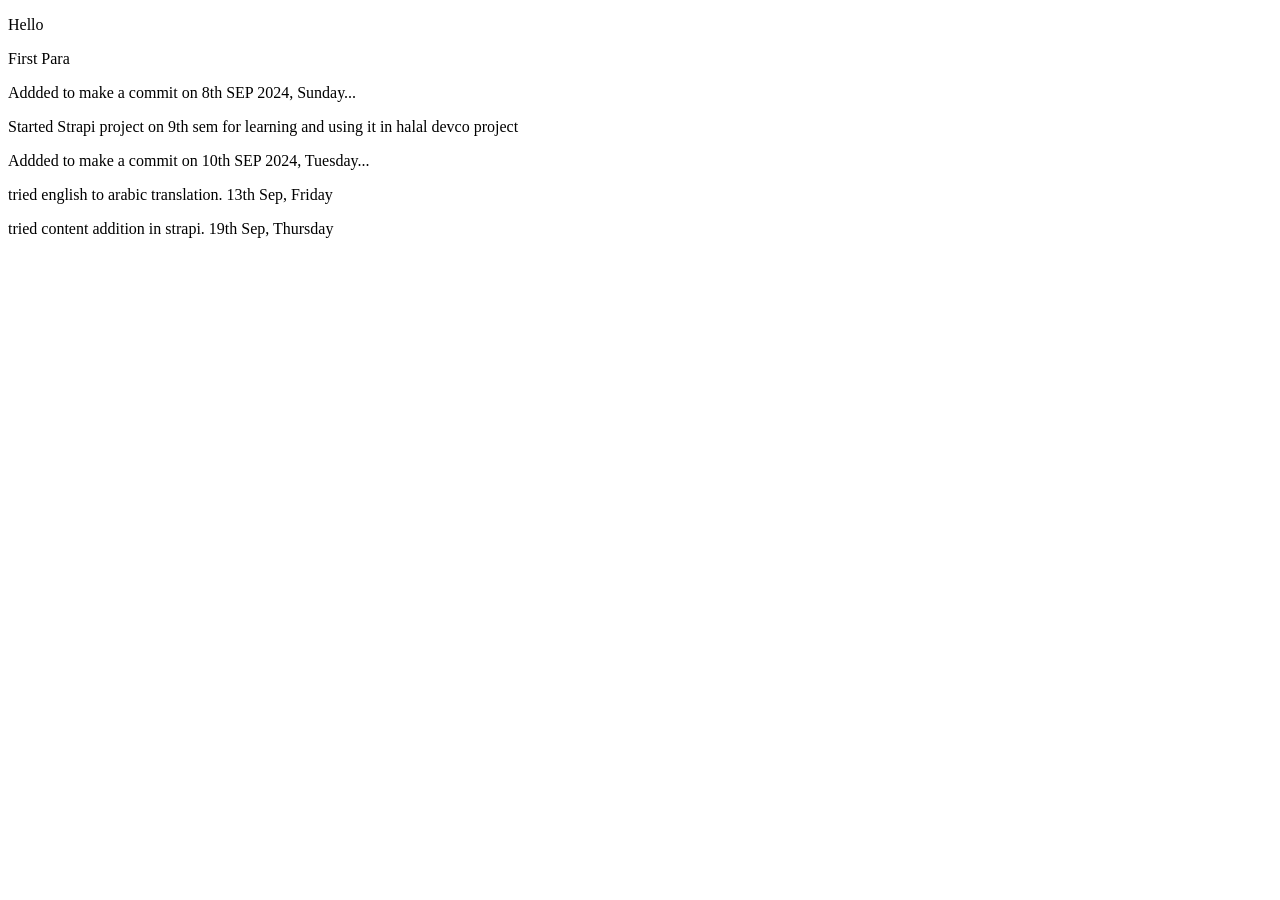
<file: One/index.htm>
<!DOCTYPE html>
<html lang="en">
<head>
    <meta charset="UTF-8">
    <meta name="viewport" content="width=device-width, initial-scale=1.0">
    <title>Document</title>
</head>
<body>
    <p>Hello</p>
    <p>First Para</p>
    <p>Addded to make a commit on 8th SEP 2024, Sunday...</p>
    <p>Started Strapi project on 9th sem for learning and using it in halal devco project</p>
    <p>Addded to make a commit on 10th SEP 2024, Tuesday...</p>
    <p>tried english to arabic translation. 13th Sep, Friday</p>
    <p>tried content addition in strapi. 19th Sep, Thursday</p>
</body>
</html>
</file>
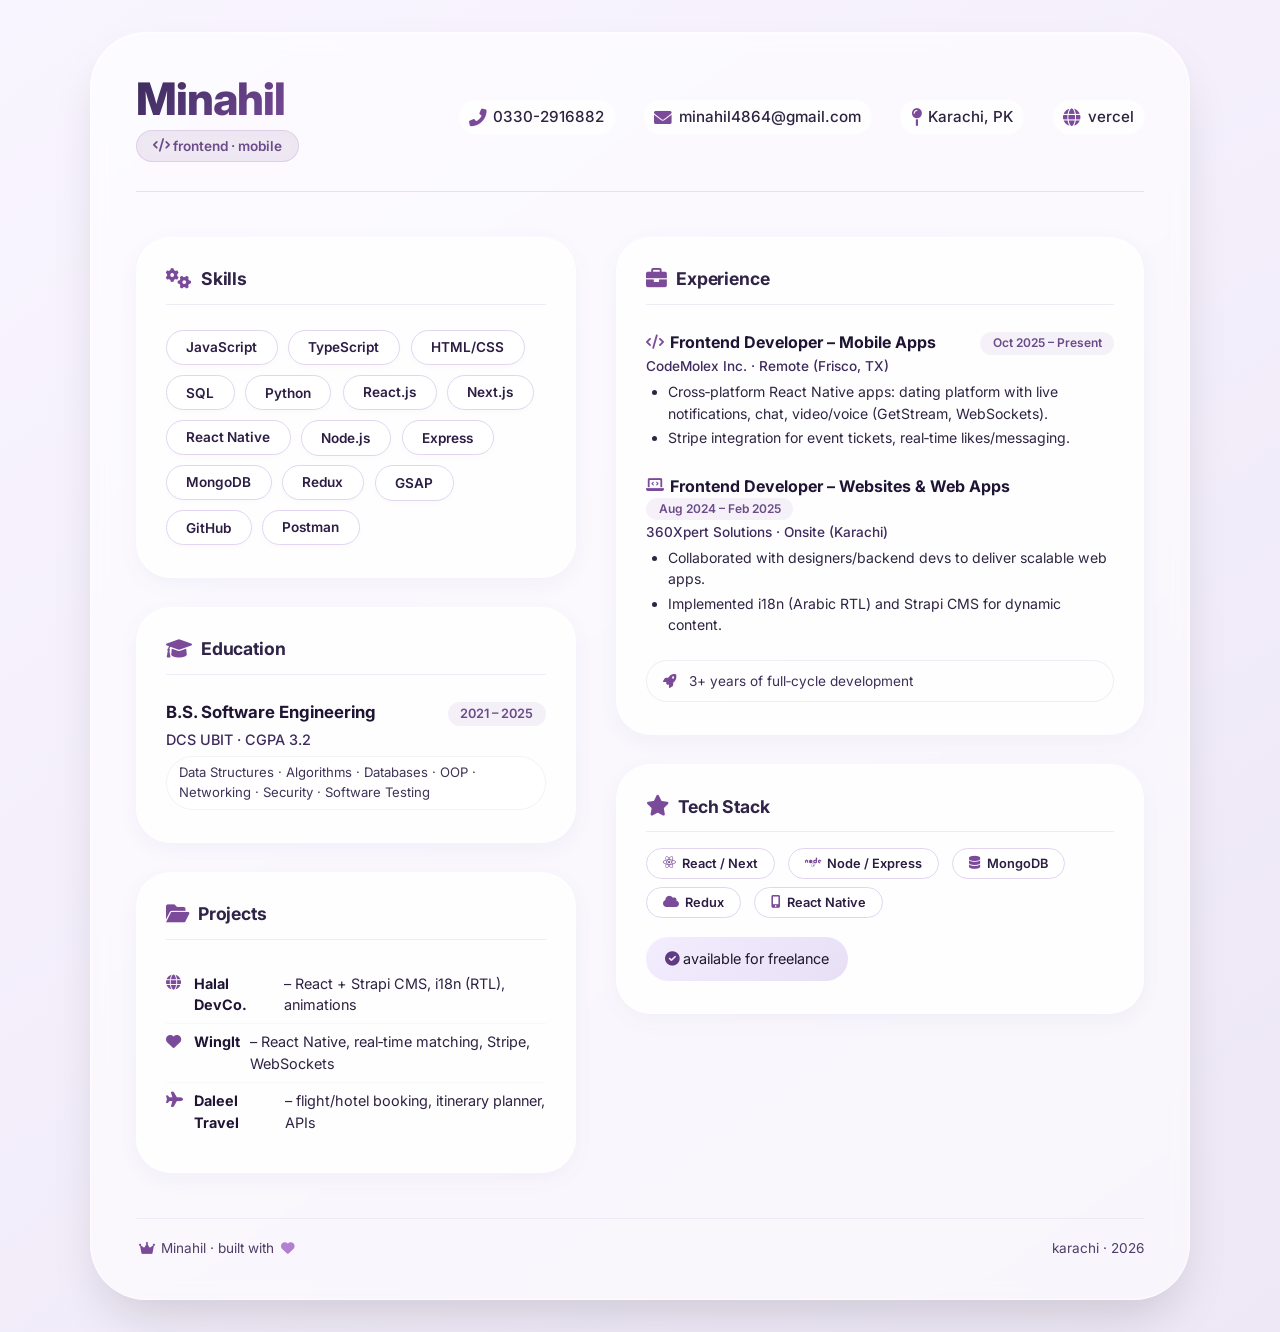
<file: Three/index.html>
<!DOCTYPE html>
<html lang="en">
<head>
  <meta charset="UTF-8" />
  <meta name="viewport" content="width=device-width, initial-scale=1.0"/>
  <title>Minahil · Portfolio</title>
  <!-- Fonts & Icons -->
  <link rel="preconnect" href="https://fonts.googleapis.com" />
  <link rel="preconnect" href="https://fonts.gstatic.com" crossorigin />
  <link href="https://fonts.googleapis.com/css2?family=Inter:opsz,wght@14..32,300;14..32,400;14..32,600;14..32,700;14..32,800&display=swap" rel="stylesheet" />
  <link rel="stylesheet" href="https://cdnjs.cloudflare.com/ajax/libs/font-awesome/6.0.0-beta3/css/all.min.css" />
  <link rel="stylesheet" href="style.css" />
</head>
<body>
  <div class="portfolio">

    <!-- header -->
    <header class="header">
      <div class="name-title">
        <h1>Minahil</h1>
        <span class="badge"><i class="fas fa-code"></i> frontend · mobile</span>
      </div>
      <div class="contact-links">
        <a href="#"><i class="fas fa-phone-alt"></i> 0330-2916882</a>
        <a href="#"><i class="fas fa-envelope"></i> minahil4864@gmail.com</a>
        <a href="#"><i class="fas fa-map-pin"></i> Karachi, PK</a>
        <a href="#"><i class="fas fa-globe"></i> vercel</a>
      </div>
    </header>

    <!-- two column layout -->
    <div class="grid-2col">

      <!-- left column -->
      <div class="left-col">

        <!-- SKILLS -->
        <section class="card card-skills">
          <div class="card-title"><i class="fas fa-cogs"></i> Skills</div>
          <div class="skill-pills">
            <span class="skill-pill">JavaScript</span>
            <span class="skill-pill">TypeScript</span>
            <span class="skill-pill">HTML/CSS</span>
            <span class="skill-pill">SQL</span>
            <span class="skill-pill">Python</span>
            <span class="skill-pill">React.js</span>
            <span class="skill-pill">Next.js</span>
            <span class="skill-pill">React Native</span>
            <span class="skill-pill">Node.js</span>
            <span class="skill-pill">Express</span>
            <span class="skill-pill">MongoDB</span>
            <span class="skill-pill">Redux</span>
            <span class="skill-pill">GSAP</span>
            <span class="skill-pill">GitHub</span>
            <span class="skill-pill">Postman</span>
          </div>
        </section>

        <!-- EDUCATION -->
        <section class="card card-edu">
          <div class="card-title"><i class="fas fa-graduation-cap"></i> Education</div>
          <div class="edu-item">
            <div class="edu-head">
              <span class="edu-degree">B.S. Software Engineering</span>
              <span class="edu-year">2021 – 2025</span>
            </div>
            <div class="edu-school">DCS UBIT · CGPA 3.2</div>
            <div class="edu-course">Data Structures · Algorithms · Databases · OOP · Networking · Security · Software Testing</div>
          </div>
        </section>

        <!-- PROJECTS (compact) -->
        <section class="card card-projects">
          <div class="card-title"><i class="fas fa-folder-open"></i> Projects</div>
          <ul class="project-list">
            <li><i class="fas fa-globe"></i> <strong>Halal DevCo.</strong> – React + Strapi CMS, i18n (RTL), animations</li>
            <li><i class="fas fa-heart"></i> <strong>Winglt</strong> – React Native, real‑time matching, Stripe, WebSockets</li>
            <li><i class="fas fa-plane"></i> <strong>Daleel Travel</strong> – flight/hotel booking, itinerary planner, APIs</li>
          </ul>
        </section>
      </div>

      <!-- right column -->
      <div class="right-col">

        <!-- EXPERIENCE -->
        <section class="card card-exp">
          <div class="card-title"><i class="fas fa-briefcase"></i> Experience</div>

          <div class="exp-item">
            <div class="exp-head">
              <span class="exp-role"><i class="fas fa-code"></i> Frontend Developer – Mobile Apps</span>
              <span class="exp-date">Oct 2025 – Present</span>
            </div>
            <div class="exp-company">CodeMolex Inc. · Remote (Frisco, TX)</div>
            <ul class="exp-desc">
              <li>Cross‑platform React Native apps: dating platform with live notifications, chat, video/voice (GetStream, WebSockets).</li>
              <li>Stripe integration for event tickets, real‑time likes/messaging.</li>
            </ul>
          </div>

          <div class="exp-item">
            <div class="exp-head">
              <span class="exp-role"><i class="fas fa-laptop-code"></i> Frontend Developer – Websites & Web Apps</span>
              <span class="exp-date">Aug 2024 – Feb 2025</span>
            </div>
            <div class="exp-company">360Xpert Solutions · Onsite (Karachi)</div>
            <ul class="exp-desc">
              <li>Collaborated with designers/backend devs to deliver scalable web apps.</li>
              <li>Implemented i18n (Arabic RTL) and Strapi CMS for dynamic content.</li>
            </ul>
          </div>

          <!-- extra mini note: projects already listed, but we keep it clean -->
          <div style="margin-top:1.2rem; font-size:0.85rem; color:#3d2e57; background:rgba(255,255,255,0.3); padding:0.6rem 1rem; border-radius:40px; border:1px solid rgba(123,75,154,0.1);">
            <i class="fas fa-rocket" style="margin-right:0.5rem; color:#7b4b9a;"></i> 3+ years of full‑cycle development
          </div>
        </section>

        <!-- highlight / extra (callout) -->
        <section class="card card-highlight">
          <div class="card-title"><i class="fas fa-star"></i> Tech Stack</div>
          <div style="display:flex; flex-wrap:wrap; gap:0.5rem 0.8rem;">
            <span class="stack-tag"><i class="fab fa-react"></i> React / Next</span>
            <span class="stack-tag"><i class="fab fa-node"></i> Node / Express</span>
            <span class="stack-tag"><i class="fas fa-database"></i> MongoDB</span>
            <span class="stack-tag"><i class="fas fa-cloud"></i> Redux</span>
            <span class="stack-tag"><i class="fas fa-mobile-alt"></i> React Native</span>
          </div>
          <div style="margin-top:1.2rem; font-size:0.9rem; background:linear-gradient(135deg, #f3edff, #e8dff5); padding:0.7rem 1.2rem; border-radius:60px; display:inline-block;">
            <i class="fas fa-check-circle" style="color:#5f3b82;"></i> available for freelance
          </div>
        </section>

      </div>
    </div>

    <!-- footer / subtle -->
    <div class="footer-note">
      <span><i class="fas fa-crown" style="color:#7b4b9a;"></i> Minahil · built with <i class="fas fa-heart" style="color:#b27fd1;"></i></span>
      <span>karachi · 2026</span>
    </div>
  </div>

  <script src="script.js"></script>
</body>
</html>
</file>
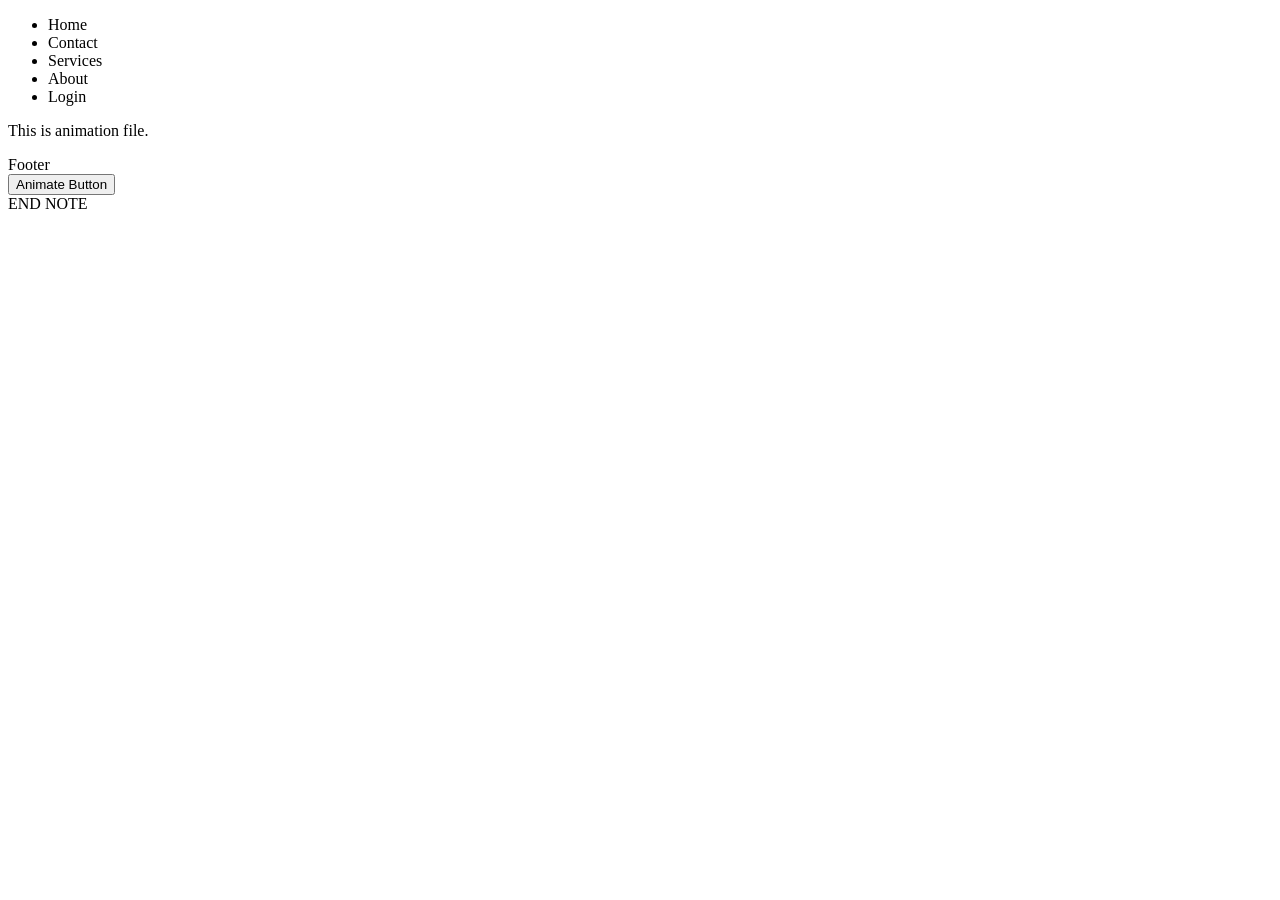
<file: Two/animate.htm>
<!DOCTYPE html>
<html lang="en">

<head>
    <meta charset="UTF-8">
    <meta name="viewport" content="width=device-width, initial-scale=1.0">
    <title>Document</title>
</head>

<body>
    <nav>
        <ul>
            <li>Home</li>
            <li>Contact</li>
            <li>Services</li>
            <li>About</li>
            <li>Login</li>
        </ul>
    </nav>
    <main>
        <p>This is animation file.</p>
        <footer>Footer</footer>
        <button>Animate Button</button>
    </main>
    <footer>END NOTE</footer>
</body>

</html>
</file>
<file: Three/style.css>
/* style.css */
* {
    margin: 0;
    padding: 0;
    box-sizing: border-box;
}

body {
    background: linear-gradient(145deg, #f9f5ff 0%, #ede7f6 100%);
    font-family: 'Inter', sans-serif;
    color: #1e1a2b;
    line-height: 1.5;
    padding: 2rem 1.5rem;
    min-height: 100vh;
    display: flex;
    justify-content: center;
    align-items: center;
}

.portfolio {
    max-width: 1100px;
    width: 100%;
    background: rgba(255, 255, 255, 0.6);
    backdrop-filter: blur(8px);
    -webkit-backdrop-filter: blur(8px);
    border-radius: 3.5rem;
    padding: 2.5rem 2.8rem;
    box-shadow: 0 25px 50px -12px rgba(0, 0, 0, 0.15), inset 0 1px 2px rgba(255, 255, 255, 0.7);
    border: 1px solid rgba(255, 255, 255, 0.5);
    transition: all 0.2s ease;
    animation: fadeSlide 1s cubic-bezier(0.16, 1, 0.3, 1);
}

@keyframes fadeSlide {
    0% { opacity: 0; transform: translateY(20px) scale(0.98); }
    100% { opacity: 1; transform: translateY(0) scale(1); }
}

/* header */
.header {
    display: flex;
    flex-wrap: wrap;
    justify-content: space-between;
    align-items: center;
    margin-bottom: 2.8rem;
    border-bottom: 1px solid rgba(106, 81, 163, 0.15);
    padding-bottom: 1.8rem;
}

.name-title h1 {
    font-size: 2.8rem;
    font-weight: 800;
    letter-spacing: -0.02em;
    background: linear-gradient(135deg, #3b2b5c, #7b4b9a);
    -webkit-background-clip: text;
    background-clip: text;
    color: transparent;
    line-height: 1.2;
}

.name-title .badge {
    font-size: 0.85rem;
    font-weight: 600;
    color: #6b4b8a;
    background: rgba(123, 75, 154, 0.12);
    padding: 0.3rem 1rem;
    border-radius: 40px;
    display: inline-block;
    margin-top: 0.2rem;
    backdrop-filter: blur(4px);
    border: 1px solid rgba(123, 75, 154, 0.15);
}

.contact-links {
    display: flex;
    flex-wrap: wrap;
    gap: 1.2rem 1.8rem;
    align-items: center;
}

.contact-links a {
    text-decoration: none;
    color: #2d2340;
    font-weight: 500;
    font-size: 0.95rem;
    display: inline-flex;
    align-items: center;
    gap: 0.4rem;
    transition: 0.25s ease;
    padding: 0.3rem 0.6rem;
    border-radius: 40px;
    background: rgba(255, 255, 255, 0.3);
    backdrop-filter: blur(2px);
    border: 1px solid transparent;
}

.contact-links a i {
    color: #7b4b9a;
    font-size: 1.1rem;
    transition: 0.2s;
}

.contact-links a:hover {
    background: white;
    border-color: #c2addb;
    box-shadow: 0 4px 12px rgba(106, 81, 163, 0.12);
    transform: translateY(-2px);
    color: #1e1a2b;
}

.contact-links a:hover i {
    color: #4f2d73;
}

/* grid */
.grid-2col {
    display: grid;
    grid-template-columns: 1fr 1.2fr;
    gap: 2.5rem;
}

@media (max-width: 780px) {
    .portfolio { padding: 1.8rem; }
    .grid-2col { grid-template-columns: 1fr; gap: 2.2rem; }
    .header { flex-direction: column; align-items: start; gap: 1.2rem; }
    .name-title h1 { font-size: 2.2rem; }
}

/* cards */
.card {
    background: rgba(255, 255, 255, 0.5);
    backdrop-filter: blur(4px);
    -webkit-backdrop-filter: blur(4px);
    border-radius: 2.2rem;
    padding: 1.8rem 1.8rem 2rem;
    box-shadow: 0 6px 20px rgba(106, 81, 163, 0.06);
    border: 1px solid rgba(255, 255, 255, 0.7);
    transition: all 0.3s ease;
    height: fit-content;
    margin-bottom: 1.8rem;
}

.card:last-child {
    margin-bottom: 0;
}

.card:hover {
    transform: scale(1.003) translateY(-4px);
    box-shadow: 0 18px 36px -8px rgba(80, 50, 120, 0.12);
    background: rgba(255, 255, 255, 0.7);
    border-color: #d6c6ea;
}

.card-title {
    font-size: 1.1rem;
    font-weight: 700;
    letter-spacing: -0.01em;
    color: #2f2347;
    display: flex;
    align-items: center;
    gap: 0.6rem;
    margin-bottom: 1.6rem;
    border-bottom: 1px solid rgba(106, 81, 163, 0.1);
    padding-bottom: 0.7rem;
}

.card-title i {
    color: #7b4b9a;
    font-size: 1.3rem;
}

/* skill pills */
.skill-pills {
    display: flex;
    flex-wrap: wrap;
    gap: 0.6rem 0.7rem;
}

.skill-pill {
    background: white;
    padding: 0.4rem 1.2rem;
    border-radius: 60px;
    font-size: 0.85rem;
    font-weight: 600;
    color: #2d1d44;
    box-shadow: 0 2px 6px rgba(0,0,0,0.02);
    border: 1px solid #e2d5f0;
    transition: 0.2s ease;
    backdrop-filter: blur(2px);
    cursor: default;
}

.skill-pill:hover {
    background: #ede4fc;
    border-color: #b294d1;
    transform: scale(1.02);
    box-shadow: 0 4px 10px rgba(123, 75, 154, 0.08);
}

/* education */
.edu-item {
    margin-top: 0.2rem;
}

.edu-head {
    display: flex;
    flex-wrap: wrap;
    justify-content: space-between;
    align-items: baseline;
    margin-bottom: 0.2rem;
}

.edu-degree {
    font-weight: 700;
    font-size: 1.05rem;
    color: #1f1433;
}

.edu-year {
    font-size: 0.8rem;
    font-weight: 600;
    color: #6b4b8a;
    background: rgba(123,75,154,0.08);
    padding: 0.15rem 0.8rem;
    border-radius: 40px;
}

.edu-school {
    font-weight: 500;
    color: #3f2b5e;
    font-size: 0.9rem;
    margin: 0.2rem 0 0.3rem;
}

.edu-course {
    font-size: 0.82rem;
    color: #3f3357;
    background: rgba(255,255,255,0.4);
    padding: 0.4rem 0.8rem;
    border-radius: 40px;
    display: inline-block;
    border: 1px solid rgba(123,75,154,0.08);
}

/* project list */
.project-list {
    list-style: none;
    padding: 0;
}

.project-list li {
    display: flex;
    align-items: flex-start;
    gap: 0.6rem;
    padding: 0.45rem 0;
    border-bottom: 1px solid rgba(106, 81, 163, 0.04);
    font-size: 0.9rem;
    color: #2e2342;
}

.project-list li:last-child {
    border-bottom: none;
}

.project-list li i {
    color: #7b4b9a;
    font-size: 0.95rem;
    margin-top: 0.15rem;
    min-width: 1.2rem;
}

.project-list li strong {
    font-weight: 700;
    color: #1f1433;
}

/* experience */
.exp-item {
    margin-bottom: 1.6rem;
}

.exp-item:last-child {
    margin-bottom: 0;
}

.exp-head {
    display: flex;
    flex-wrap: wrap;
    justify-content: space-between;
    align-items: baseline;
    margin-bottom: 0.1rem;
}

.exp-role {
    font-weight: 700;
    font-size: 1rem;
    color: #1f1433;
    display: flex;
    align-items: center;
    gap: 0.4rem;
}

.exp-role i {
    color: #7b4b9a;
    font-size: 0.9rem;
}

.exp-date {
    font-size: 0.75rem;
    font-weight: 600;
    color: #6b4b8a;
    background: rgba(123,75,154,0.07);
    padding: 0.15rem 0.8rem;
    border-radius: 40px;
}

.exp-company {
    font-weight: 500;
    color: #3f2b5e;
    font-size: 0.85rem;
    margin: 0.1rem 0 0.3rem;
}

.exp-desc {
    padding-left: 1.4rem;
    margin: 0.3rem 0 0;
    font-size: 0.88rem;
    color: #2f2543;
}

.exp-desc li {
    margin-bottom: 0.2rem;
}

/* stack tags */
.stack-tag {
    background: white;
    padding: 0.3rem 1rem;
    border-radius: 60px;
    font-size: 0.8rem;
    font-weight: 600;
    color: #2d1d44;
    border: 1px solid #e2d5f0;
    display: inline-flex;
    align-items: center;
    gap: 0.4rem;
    transition: 0.2s;
}

.stack-tag i {
    color: #7b4b9a;
}

.stack-tag:hover {
    background: #ede4fc;
    border-color: #b294d1;
}

/* highlight card extra */
.card-highlight .card-title {
    margin-bottom: 1rem;
}

/* footer */
.footer-note {
    margin-top: 2.8rem;
    padding-top: 1.2rem;
    border-top: 1px solid rgba(106, 81, 163, 0.08);
    display: flex;
    justify-content: space-between;
    font-size: 0.85rem;
    color: #4f3d68;
    flex-wrap: wrap;
    gap: 0.5rem;
}

.footer-note i {
    margin: 0 0.2rem;
}

/* responsive fine-tune */
@media (max-width: 480px) {
    .portfolio { padding: 1.2rem; border-radius: 2rem; }
    .contact-links { gap: 0.6rem; }
    .contact-links a { font-size: 0.8rem; padding: 0.2rem 0.4rem; }
    .card { padding: 1.2rem; }
}
</file>
